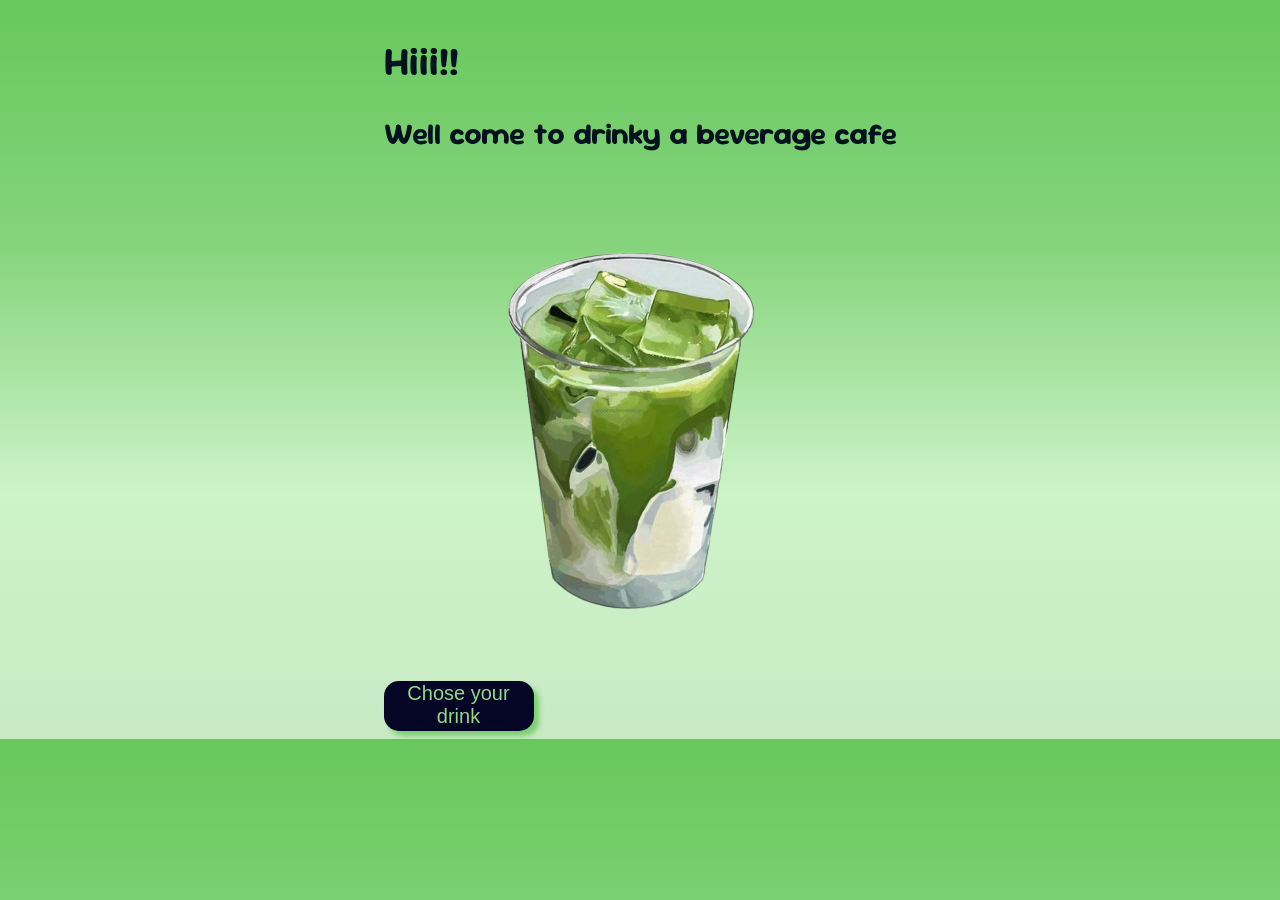
<file: index.html>
<!DOCTYPE html>
<html lang="en">
<head>
    <meta charset="UTF-8">
    <meta name="viewport" content="width=device-width, initial-scale=1.0">
    <title>Drinky</title>
    <link rel="stylesheet" href="style.css">
    <link rel="preconnect" href="https://fonts.googleapis.com">
<link rel="preconnect" href="https://fonts.gstatic.com" crossorigin>
<link href="https://fonts.googleapis.com/css2?family=Bitcount+Single:wght@100..900&family=Chewy&family=Comic+Relief:wght@400;
700&family=Elms+Sans:ital,wght@0,100..900;1,100..900&family=Fredoka:wght@300..700&family=Geist+Pixel&family=Inter:ital,opsz,wght@0
,14..32,100..900;1,14..32,100..900&family=Julius+Sans+One&family=Libre+Franklin:ital,wght@0,100..900;1,100..900&family=Nunito+Sans
:ital,opsz,wght@0,6..12,200..1000;1,6..12,200..1000&family=Roboto:ital,wght@0,100..900;1,100..900&family=Rokkitt:ital,wght@0,100..
900;1,100..900&family=Sour+Gummy:ital,wght@0,100..900;1,100..900&family=Titillium+Web:ital,wght@0,200;0,300;0,400;0,600;0,700;0,90
0;1,200;1,300;1,400;1,600;1,700&family=Ubuntu:ital,wght@0,300;0,400;0,500;0,700;1,300;1,400;1,500;1,700&display=swap" rel="stylesheet">
</head>
<body>
    <main>
        <header>
            <h1>Hiii!!</h1>
            <h2>Well come to drinky a beverage cafe</h2>
        </header>
        <div>
            <img src="assets/matcha_iced_latte___-removebg-preview.png" alt="">
        </div>
        <button class="btn">Chose your drink</button>
    </main>
    <script src="script.js"></script>
</body>
</html>
</file>
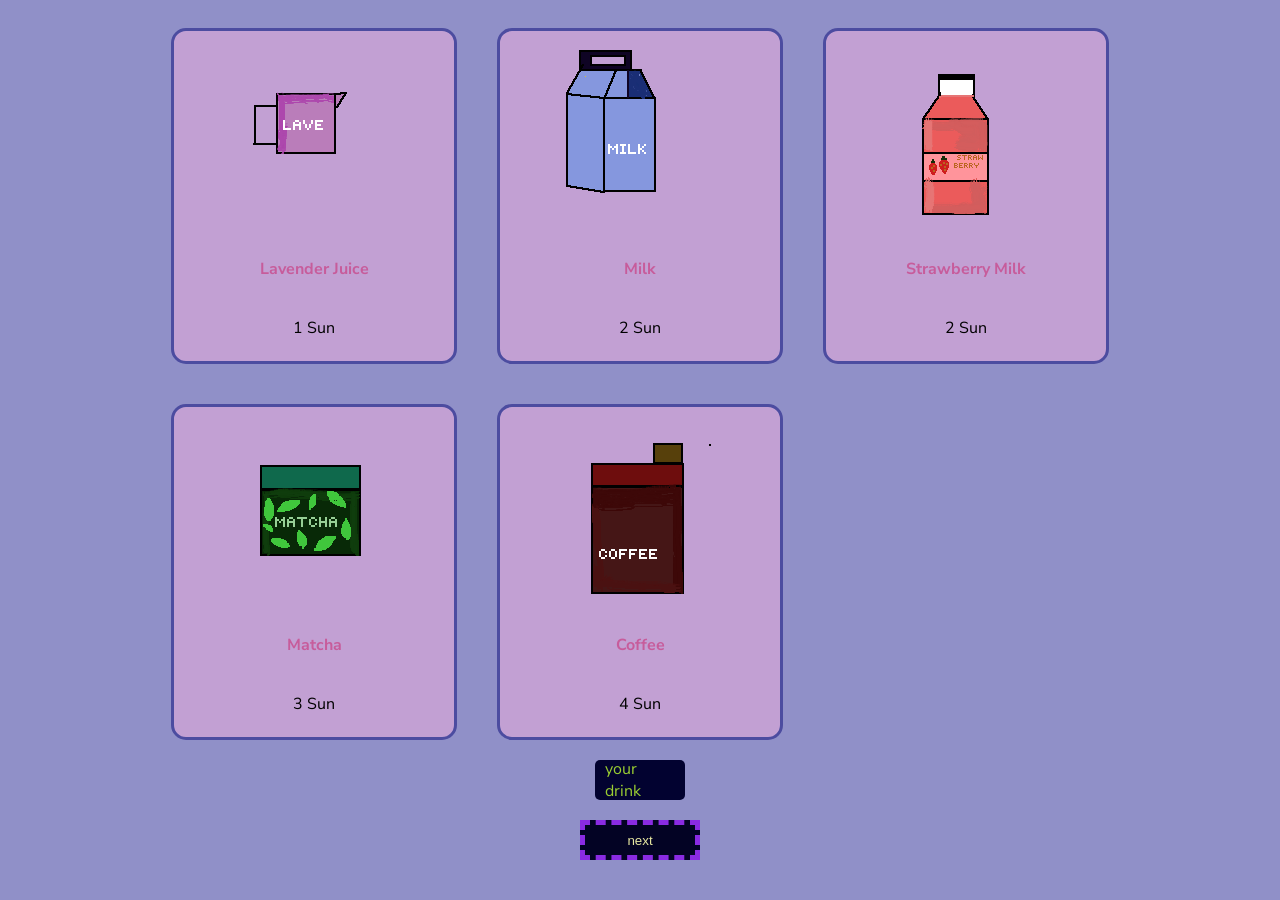
<file: drink.html>
<!DOCTYPE html>
<html lang="en">
<head>
    <meta charset="UTF-8">
    <meta name="viewport" content="width=device-width, initial-scale=1.0">
    <title>drink base</title>
    <link rel="stylesheet" href="drink.css">
    <link rel="preconnect" href="https://fonts.gstatic.com" crossorigin>
<link href="https://fonts.googleapis.com/css2?family=Bitcount+Single:wght@100..900&family=Chewy&family=Comic+Relief:wght@400;
700&family=Elms+Sans:ital,wght@0,100..900;1,100..900&family=Fredoka:wght@300..700&family=Geist+Pixel&family=Inter:ital,opsz,wght@0
,14..32,100..900;1,14..32,100..900&family=Julius+Sans+One&family=Libre+Franklin:ital,wght@0,100..900;1,100..900&family=Nunito+Sans
:ital,opsz,wght@0,6..12,200..1000;1,6..12,200..1000&family=Roboto:ital,wght@0,100..900;1,100..900&family=Rokkitt:ital,wght@0,100..
900;1,100..900&family=Sour+Gummy:ital,wght@0,100..900;1,100..900&family=Titillium+Web:ital,wght@0,200;0,300;0,400;0,600;0,700;0,90
0;1,200;1,300;1,400;1,600;1,700&family=Ubuntu:ital,wght@0,300;0,400;0,500;0,700;1,300;1,400;1,500;1,700&display=swap" rel="stylesheet">
</head>
<body>
    <div class="bases">
    <div class="base" id="drink1">
        <img src="assets/lavender.png" alt="">
        <h4>Lavender Juice</h4>
        <p><span>1</span> Sun</p>
    </div>
    <div class="base" id="drink2">
        <img src="assets/milk.png" alt="">
        <h4>Milk</h4>
        <p><span>2</span> Sun</p>
    </div>
    <div class="base" id="drink3">
        <img src="assets/strawberry.png" alt="">
        <h4>Strawberry Milk</h4>
        <p><span>2</span> Sun</p>
    </div>
    </div>

    <div class="bases">
    <div class="base" id="drink4">
        <img src="assets/matcha.png" alt="">
        <h4>Matcha</h4>
        <p><span>3</span> Sun</p>
    </div>
    <div class="base" id="drink5">
        <img src="assets/coffee.png" alt="">
        <h4>Coffee</h4>
        <p><span>4</span> Sun</p>
    </div>
    </div>

    <div class="xtra">
    <div class="price">your drink</div>
    <button class="btn">next</button>
    </div>
   
    <script src="drink.js"></script>
</body>
</html>
</file>
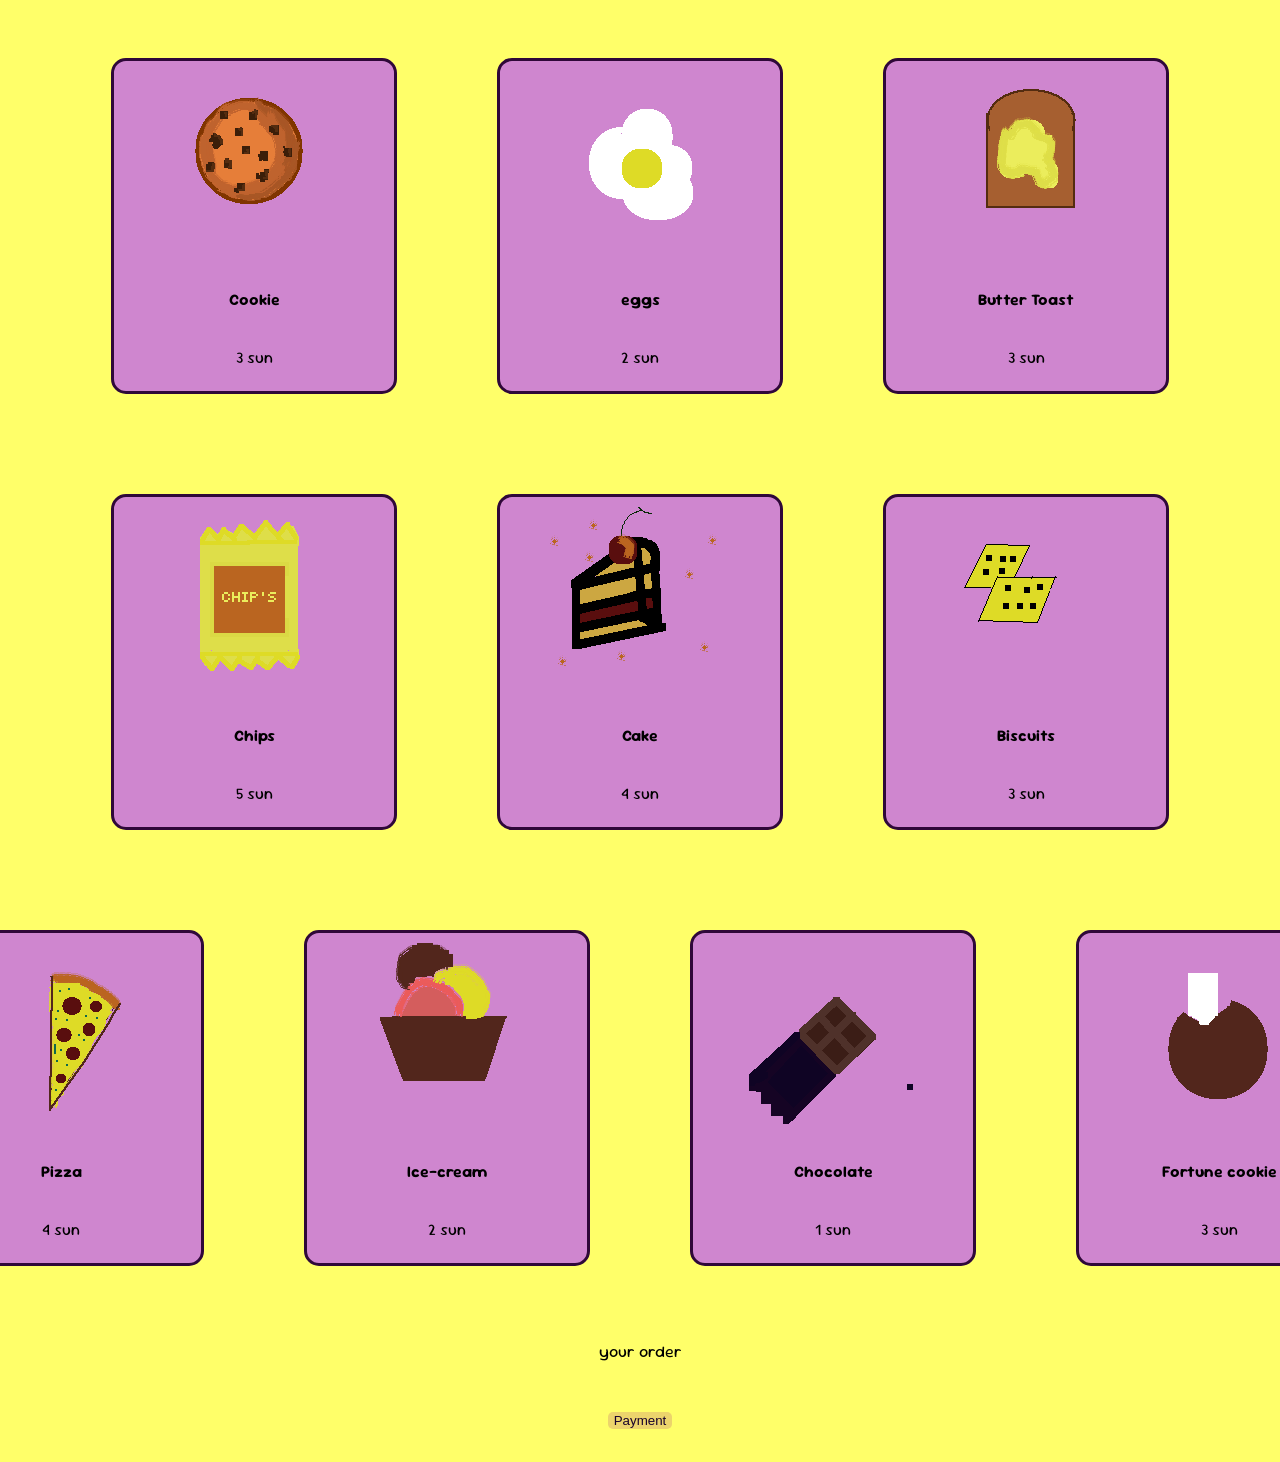
<file: snack.html>
<!DOCTYPE html>
<html lang="en">
<head>
    <meta charset="UTF-8">
    <meta name="viewport" content="width=device-width, initial-scale=1.0">
    <title>Snack</title>
    <link rel="stylesheet" href="snack.css">
    <link rel="preconnect" href="https://fonts.googleapis.com">
<link rel="preconnect" href="https://fonts.gstatic.com" crossorigin>
<link href="https://fonts.googleapis.com/css2?family=Bitcount+Single:wght@100..900&family=Chewy&family=Comic+Relief:wght@400;700&family=Elms+Sans:ital,wght@0,100..900;1,100..900&family=Fredoka:wght@300..700&family=Geist+Pixel&family=Henny+Penny&family=Inter:ital,opsz,wght@0,14..32,100..900;1,14..32,100..900&family=Julius+Sans+One&family=Libre+Franklin:ital,wght@0,100..900;1,100..900&family=Nunito+Sans:ital,opsz,wght@0,6..12,200..1000;1,6..12,200..1000&family=Roboto:ital,wght@0,100..900;1,100..900&family=Rokkitt:ital,wght@0,100..900;1,100..900&family=Sour+Gummy:ital,wght@0,100..900;1,100..900&family=Titillium+Web:ital,wght@0,200;0,300;0,400;0,600;0,700;0,900;1,200;1,300;1,400;1,600;1,700&family=Ubuntu:ital,wght@0,300;0,400;0,500;0,700;1,300;1,400;1,500;1,700&display=swap" rel="stylesheet">
</head>
<body>
    <div class="layer">
        <div class="snack" id="a">
            <img src="assets/pixil-frame-0 (1).png" alt="">
            <h4>Cookie</h4>
            <p class="st"><span>3</span> sun</p>
        </div>
        <div class="snack" id="b">
            <img src="assets/pixil-frame-0 (10).png" alt="">
            <h4>eggs</h4>
            <p><span>2</span> sun</p>
        </div>
        <div class="snack" id="c">
            <img src="assets/pixil-frame-0 (2).png" alt="">
            <h4>Butter Toast</h4>
            <p><span>3</span> sun</p>
        </div>

        </div>

        <div class="layer">
        <div class="snack" id="d">
            <img src="assets/pixil-frame-0 (3).png" alt="">
            <h4>Chips</h4>
            <p><span>5</span> sun</p>
        </div>
        <div class="snack" id="e">
            <img src="assets/pixil-frame-0 (4).png" alt="">
            <h4>Cake</h4>
            <p><span>4</span> sun</p>
        </div>
    

        <div class="snack" id="f">
            <img src="assets/pixil-frame-0 (5).png" alt="">
            <h4>Biscuits</h4>
            <p><span>3</span> sun</p>
        </div>

</div>

    <div class="layer">

        <div class="snack" id="g">
            <img src="assets/pixil-frame-0 (6).png" alt="">
            <h4>Pizza</h4>
            <p><span>4</span> sun</p>
        </div>
        <div class="snack" id="h">
            <img src="assets/pixil-frame-0 (7).png" alt="">
            <h4>Ice-cream</h4>
            <p><span>2</span> sun</p>
        </div>
        <div class="snack" id="i">
            <img src="assets/pixil-frame-0 (8).png" alt="">
            <h4>Chocolate</h4>
            <p><span>1</span> sun</p>
        </div>
        <div class="snack" id="j">
            <img src="assets/pixil-frame-0 (9).png" alt="">
            <h4>Fortune cookie</h4>
            <p><span>3</span> sun</p>
        </div>
    </div>
    <div class="sna">your order</div>
        <button class="btn">Payment</button>
        <script src="snack.js"></script>
</body>
</html>
</file>
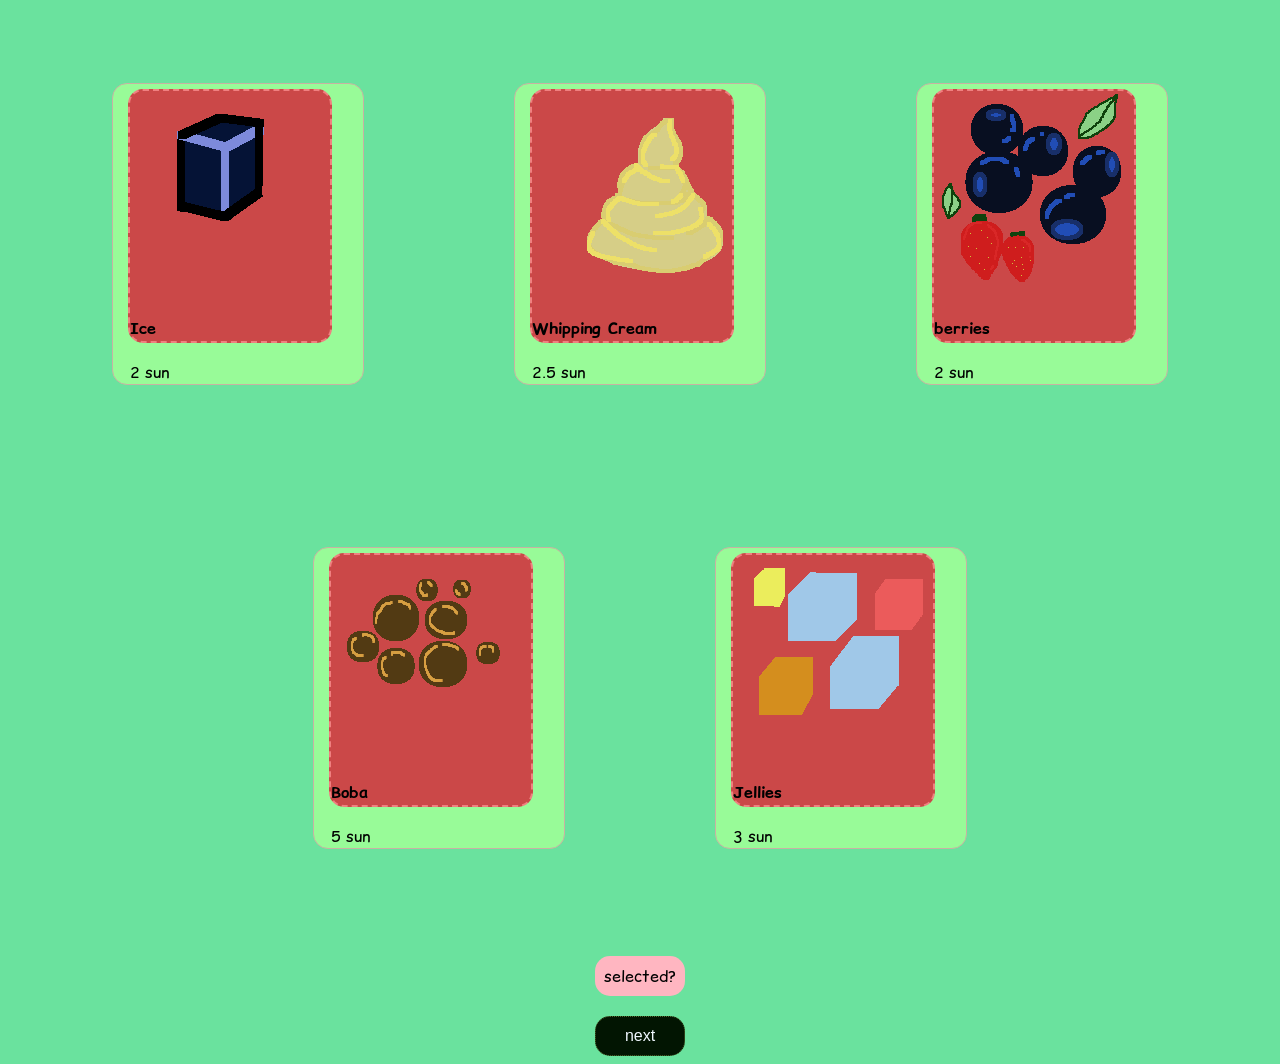
<file: top.html>
<!DOCTYPE html>
<html lang="en">
<head>
    <meta charset="UTF-8">
    <meta name="viewport" content="width=device-width, initial-scale=1.0">
    <title>toppings</title>
    <link rel="stylesheet" href="top.css">
<link rel="preconnect" href="https://fonts.googleapis.com">
<link rel="preconnect" href="https://fonts.gstatic.com" crossorigin>
<link href="https://fonts.googleapis.com/css2?family=Bitcount+Single:wght@100..900&family=Chewy&family=Comic+Relief:wght@400;700&family=Elms+Sans:ital,wght@0,100..900;1,100..900&family=Fredoka:wght@300..700&family=Geist+Pixel&family=Henny+Penny&family=Inter:ital,opsz,wght@0,14..32,100..900;1,14..32,100..900&family=Julius+Sans+One&family=Libre+Franklin:ital,wght@0,100..900;1,100..900&family=Nunito+Sans:ital,opsz,wght@0,6..12,200..1000;1,6..12,200..1000&family=Roboto:ital,wght@0,100..900;1,100..900&family=Rokkitt:ital,wght@0,100..900;1,100..900&family=Sour+Gummy:ital,wght@0,100..900;1,100..900&family=Titillium+Web:ital,wght@0,200;0,300;0,400;0,600;0,700;0,900;1,200;1,300;1,400;1,600;1,700&family=Ubuntu:ital,wght@0,300;0,400;0,500;0,700;1,300;1,400;1,500;1,700&display=swap" rel="stylesheet"></head>
<body>
    <div class="layer">
        <div class="top" id="top1">
            <div class="in">
                <img src="assets/ice.png" alt="">
                <h4>Ice</h4>
                <p><span>2</span> sun</p>
            </div>
        </div>
        <div class="top" id="top2">
            <div class="in">
                <img src="assets/cream.png" alt="">
                <h4>Whipping Cream</h4>
                <p><span>2.5</span> sun</p>
            </div>
        </div>
        <div class="top" id="top3">
            <div class="in">
                <img src="assets/berries.png" alt="">
                <h4>berries</h4>
                <p><span>2</span> sun</p>
            </div>
        </div>
    </div>

<div class="layer">
        <div class="top" id="top4">
            <div class="in">
                <img src="assets/boba.png" alt="">
                <h4>Boba</h4>
                <p><span>5</span> sun</p>
            </div>
        </div>
        <div class="top" id="top5">
            <div class="in">
                <img src="assets/jellies.png" alt="">
                <h4>Jellies</h4>
                <p><span>3</span> sun</p>
            </div>
        </div>
    </div>
    <div class="x">
    <div class="price3">selected?</div>
    <button class="btn">next</button>
    </div>
   
    <script src="top.js"></script>
</body>
</html>
</file>
<file: style.css>
body{
    background-image: linear-gradient(#67c85c,#85D47C,#cdf3c9,#c8e9c4);
    background-color: #85D47C;
    display: flex;
    align-items: center;
    justify-content: center;
}

header{
    color: rgb(2, 17, 31);
    font-family: 'Sour Gummy';
    font-weight: 200;
    font-size: 20px;
}

img{
   animation: drink 5s ease-in-out; 
}

@keyframes drink{
    20%{
        transform: rotate(50deg);
    }
    40%{
        transform: rotate(-50deg);
    }
    60%{
        transform: translateX(-50px);
    }
    80%{
        transform: translateX(100px);
    }
}

button{
    width: 150px;
    height: 50px;
    display: flex;
    align-self: center;
    justify-self: center;
    font-weight: 100;
    font-size: 20px;
    background-color: rgb(5, 5, 38);
    color: #90da88;
    outline: none;
    border: none;
    border-radius: 15px;
    box-shadow: #56c549af 5px 5px 5px;
}
</file>
<file: drink.css>
body{
    display: grid;
    justify-content: space-evenly;
    background-color: rgb(144, 144, 200);
    font-family: 'Nunito Sans';
}

.base{
    height: 250px;
    width: 200px;
    border: 3px rgb(76, 76, 160) solid;
    padding: 10px;
    border-radius: 15px;
    align-items: center;
    justify-content: center;
    display: flex;
    flex-direction: column;
    padding: 40px;
    background-color: rgb(194, 160, 211);
    margin: 20px;
}

.base:hover{
    background-color: rgb(3, 3, 44);
    color: plum;
}

.xtra{
    display: flex;
    align-items: center;
    justify-content: center;
    flex-direction: column;
}

.bases{
    display: flex;
    flex-direction: row;
}

.xtra button{
    margin: 20px;
    background-color: rgb(3, 3, 36);
    color: rgb(231, 231, 161);
    font-family: sans-serif;
    border: 5px blueviolet dashed;
    width: 120px;
    height: 40px;
}

.price{
    background-color: rgb(2, 2, 48);
    width: 70px;
    height: 20px;
    border-radius: 5px;
    padding: 10px;
    color: yellowgreen;
    display: flex;
    align-items: center;
    justify-content: center;
}

h4{
    color: rgb(199, 92, 155);
}
</file>
<file: snack.css>
body{
    display: grid;
    align-items: center;
    justify-content: center;
    background-color: rgb(255, 255, 105);
    font-family: "Sour Gummy";

}

.layer{
    display: flex;
    align-items: center;
    justify-content: center;
}

.snack{
    display: flex;
    align-items: center;
    justify-content: center;
    padding-top: 20px;
    padding: 15px;
    height: 300px;
    width: 250px;
    border-radius: 15px;
    border: 3px rgb(47, 8, 57) solid;
    flex-direction: column;
    margin: 50px;
    background-color: rgb(207, 134, 207);
}

button{
    display: flex;
    align-self: baseline;
    justify-self: center;
    margin: 25px;
    border-radius: 5px;
    background-color: rgb(236, 212, 108);
    color: rgb(24, 2, 44);
    border: none;
}

.sna{
    display: flex;
    align-self: center;
    justify-self: center;
    margin: 25px;

}
</file>
<file: top.css>
body{
    display: grid;
    align-items: center;
    justify-content: center;
    gap: 12px;
    background-color: rgb(106, 226, 158);
    font-family: 'Comic Relief';
}

.layer{
    display: flex;
    align-items: center;
    justify-content: center;
}

.top{
    border: 1px rgb(201, 178, 162) solid;
    height: 300px;
    width: 250px;
    border-radius: 15px;
    margin: 75px;
    align-items: center;
    justify-content: center;
    background-color: #98FB98;

}

.x{
    display: flex;
    align-items: center;
    justify-content: center;
    flex-direction: column;
}

.x div{
    align-self: center;
    justify-self: center;
    background-color: lightpink;
    width: 90px;
    display: flex;
    align-items: center;
    justify-content: center;
    height: 40px;
    border-radius: 15px;
    margin: 20px;
}

.btn{
    height: 40px;
    width: 90px;
    border: dotted darkolivegreen 1px;
    background-color: rgb(2, 21, 2);
    color: aliceblue;
    font-weight: 500;
    font-size: medium;
    border-radius: 15px;
}

.in{
    background-color: rgb(203, 72, 72);
    border: lightcoral 2px dashed;
    height: 250px;
    width: 200px;
    align-self: center;
    justify-content: center;
    border-radius: 15px;
    margin-left: 15px;
    margin-top: 5px;
}

p{
    align-self: center;
    justify-self: center;
}

h4{
    align-self: center;
    justify-self: center;
}

img{
    align-self: center;
    justify-self: center;
}
</file>
